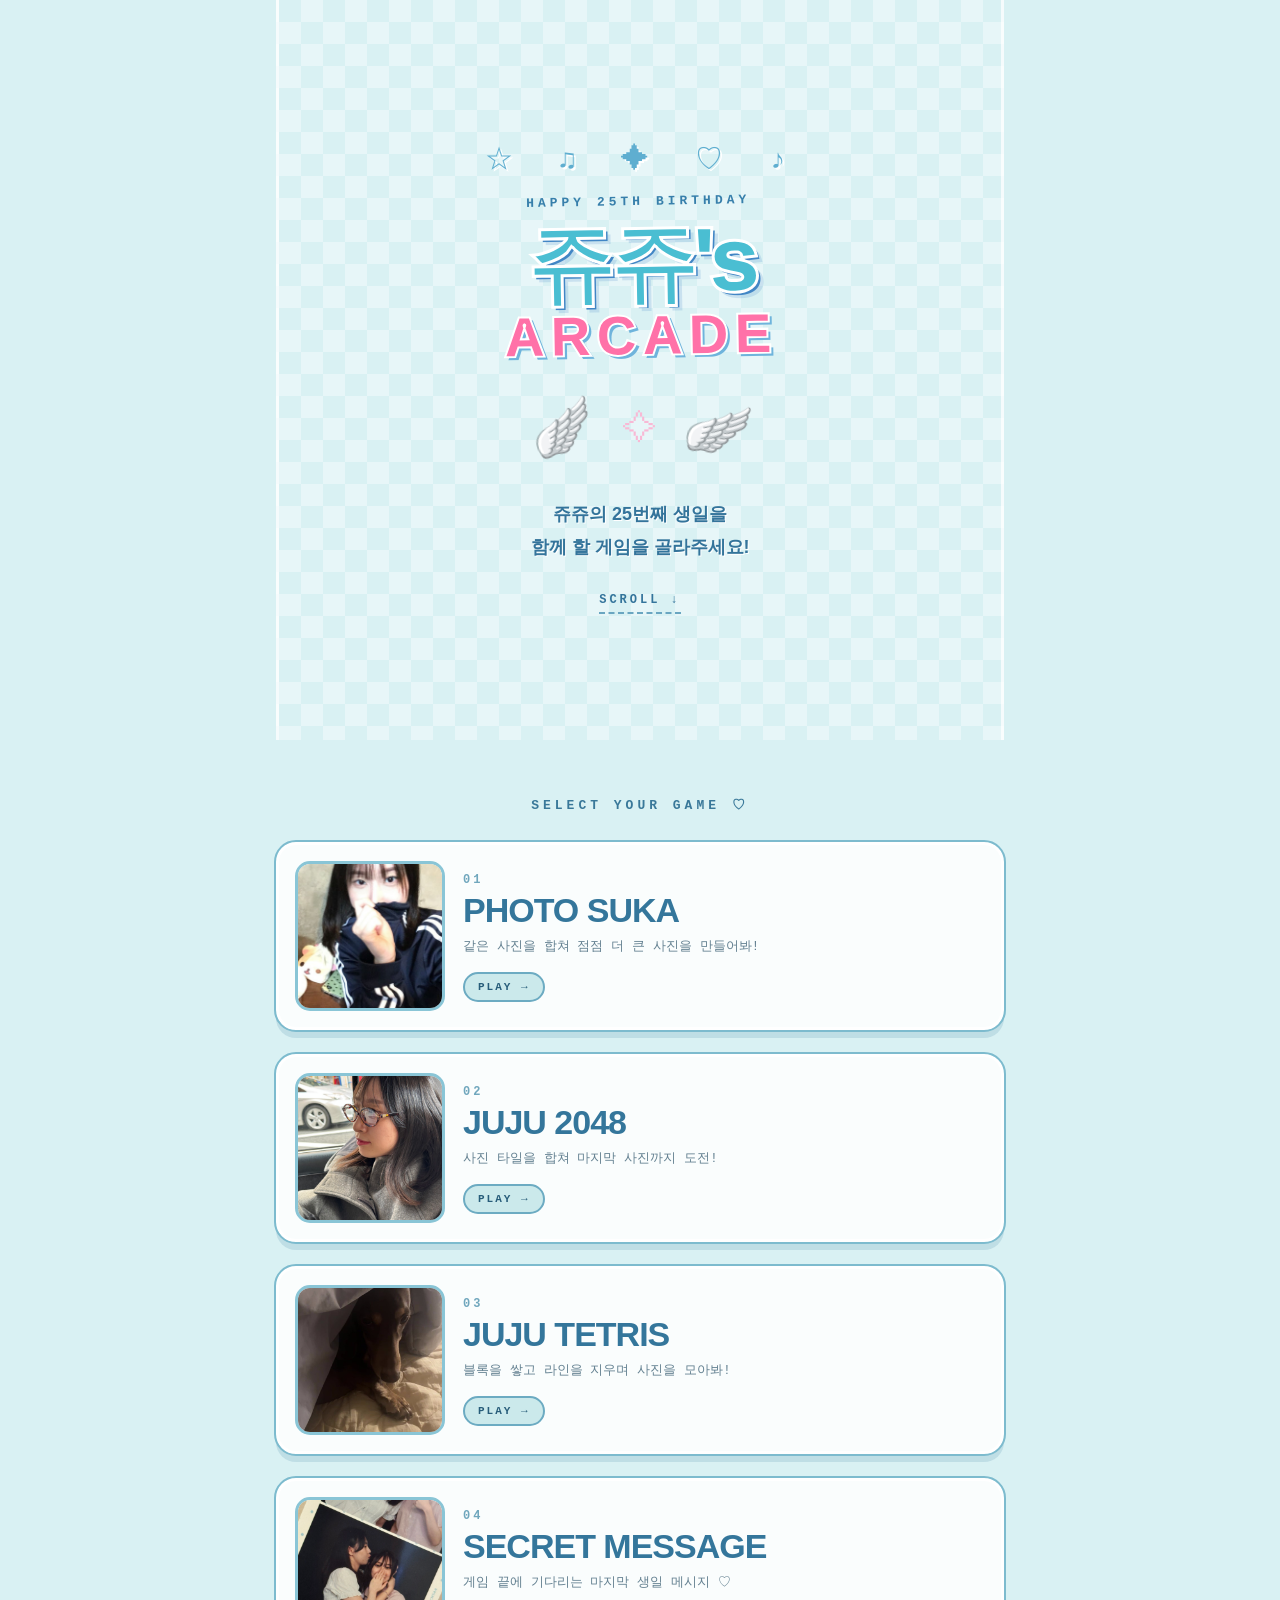
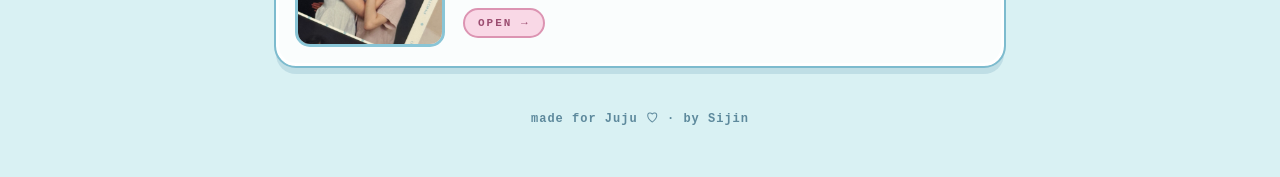
<file: index.html>
<!doctype html>
<html lang="ko">
<head>
<meta charset="utf-8">
<meta name="viewport" content="width=device-width,initial-scale=1">
<meta name="theme-color" content="#cbe9eb">
<title>쥬쥬's Arcade</title>
<meta name="description" content="쥬쥬의 25번째 생일을 함께 할 게임을 골라주세요!">
<meta property="og:type" content="website">
<meta property="og:title" content="쥬쥬's Arcade">
<meta property="og:description" content="쥬쥬의 25번째 생일을 함께 할 게임을 골라주세요!">
<meta property="og:url" content="https://jiwooarcade.vercel.app/">
<meta property="og:image" content="https://jiwooarcade.vercel.app/game-assets/og-preview-20261102.jpg">
<meta property="og:image:type" content="image/jpeg">
<meta property="og:image:width" content="1200">
<meta property="og:image:height" content="630">
<meta property="og:image:alt" content="쥬쥬's Arcade 메인 화면">
<meta name="twitter:card" content="summary_large_image">
<meta name="twitter:title" content="쥬쥬's Arcade">
<meta name="twitter:description" content="쥬쥬의 25번째 생일을 함께 할 게임을 골라주세요!">
<meta name="twitter:image" content="https://jiwooarcade.vercel.app/game-assets/og-preview-20261102.jpg">
<link rel="stylesheet" href="style.css">
</head>
<body class="home-page">
<main class="home-wrap">
  <section class="home-cover" aria-labelledby="homeTitle">
    <div class="sparkles" aria-hidden="true">☆　♫　✦　♡　♪</div>
    <div class="home-logo" id="homeTitle">
      <span class="logo-small">HAPPY 25TH BIRTHDAY</span>
      <span class="logo-main">쥬쥬's</span>
      <span class="logo-arcade">ARCADE</span>
    </div>
    <div class="cranes" aria-hidden="true"><span>🪽</span><span>✧</span><span>🪽</span></div>
    <p class="home-copy">쥬쥬의 25번째 생일을<br>함께 할 게임을 골라주세요!</p>
    <a class="scroll-hint" href="#arcadeMenu">SCROLL ↓</a>
  </section>

  <section id="arcadeMenu" class="arcade-menu" aria-label="게임 선택">
    <p class="menu-kicker">SELECT YOUR GAME ♡</p>

    <a class="arcade-box" href="suika.html">
      <div class="arcade-thumb"><img src="game-assets/home_suika.jpg" alt="수박게임 미리보기"></div>
      <div class="arcade-text"><span class="arcade-no">01</span><h2>PHOTO SUKA</h2><p>같은 사진을 합쳐 점점 더 큰 사진을 만들어봐!</p><span class="enter">PLAY →</span></div>
    </a>

    <a class="arcade-box" href="2048.html">
      <div class="arcade-thumb"><img src="game-assets/final_2048.jpg" alt="2048 미리보기"></div>
      <div class="arcade-text"><span class="arcade-no">02</span><h2>JUJU 2048</h2><p>사진 타일을 합쳐 마지막 사진까지 도전!</p><span class="enter">PLAY →</span></div>
    </a>

    <a class="arcade-box" href="tetris.html">
      <div class="arcade-thumb"><img src="game-assets/tetris_12.jpg" alt="테트리스 미리보기"></div>
      <div class="arcade-text"><span class="arcade-no">03</span><h2>JUJU TETRIS</h2><p>블록을 쌓고 라인을 지우며 사진을 모아봐!</p><span class="enter">PLAY →</span></div>
    </a>

    <a class="arcade-box secret-box" href="secret.html">
      <div class="arcade-thumb"><img src="game-assets/secret_person.jpg" alt="시크릿 메시지 미리보기"></div>
      <div class="arcade-text"><span class="arcade-no">04</span><h2>SECRET MESSAGE</h2><p>게임 끝에 기다리는 마지막 생일 메시지 ♡</p><span class="enter">OPEN →</span></div>
    </a>
  </section>

  <footer class="home-footer">made for Juju ♡ · by Sijin</footer>
</main>
</body>
</html>
</file>
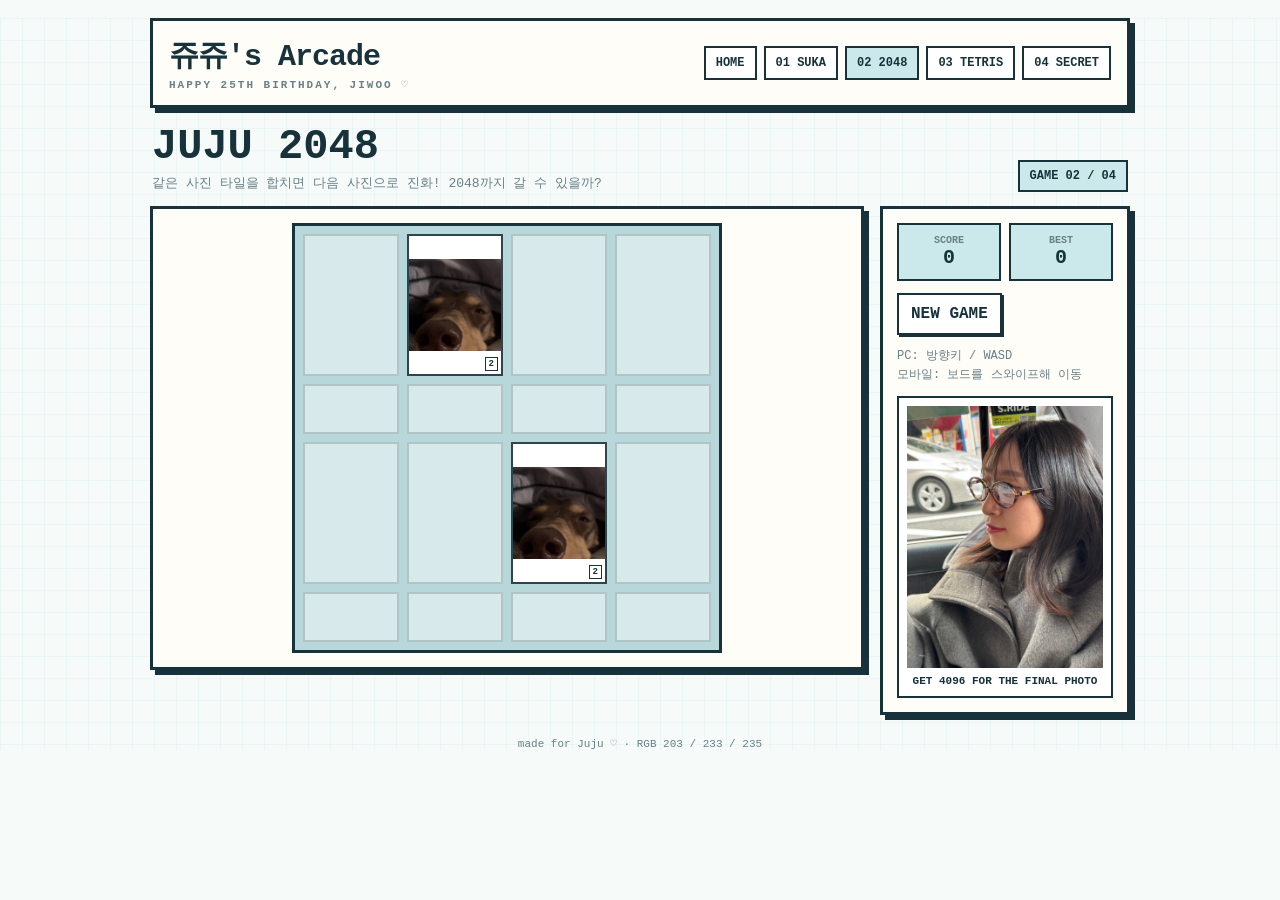
<file: 2048.html>
<!doctype html><html lang="ko"><head><meta charset="utf-8"><meta name="viewport" content="width=device-width,initial-scale=1"><meta name="theme-color" content="#cbe9eb"><title>JUJU 2048 | 쥬쥬's Arcade</title><link rel="stylesheet" href="style.css"></head><body class="page-2048"><main class="site"><header class="topbar"><div class="brand">쥬쥬's Arcade<small>HAPPY 25TH BIRTHDAY, JIWOO ♡</small></div><nav class="nav"><a href="index.html">HOME</a><a href="suika.html">01 SUKA</a><a href="2048.html" class="active">02 2048</a><a href="tetris.html">03 TETRIS</a><a href="secret.html">04 SECRET</a></nav></header><section class="page"><div class="hero"><div><h1>JUJU 2048</h1><p>같은 사진 타일을 합치면 다음 사진으로 진화! 2048까지 갈 수 있을까?</p></div><span class="badge">GAME 02 / 04</span></div><div class="game-layout"><div class="card game-card game-shell"><div id="board2048" class="tile-board" aria-label="사진 2048 게임"></div><div id="mOver" class="overlay"><div class="overlay-box"><h2>NO MORE MOVES!</h2><p id="mFinal"></p><button class="btn" id="mAgain">다시 하기</button></div></div></div><aside class="card side"><div class="scoreline"><div class="scorebox"><span>SCORE</span><strong id="mScore">0</strong></div><div class="scorebox"><span>BEST</span><strong id="mBest">0</strong></div></div><button class="btn" id="mRestart">NEW GAME</button><p class="help">PC: 방향키 / WASD<br>모바일: 보드를 스와이프해 이동</p><div class="photo-card"><img src="game-assets/final_2048.jpg" alt="최고 단계 사진 전체보기"><div class="caption">GET 4096 FOR THE FINAL PHOTO</div></div></aside></div></section><footer class="footer">made for Juju ♡ · RGB 203 / 233 / 235</footer></main><script src="common.js"></script><script src="game2048.js"></script></body></html>
</file>
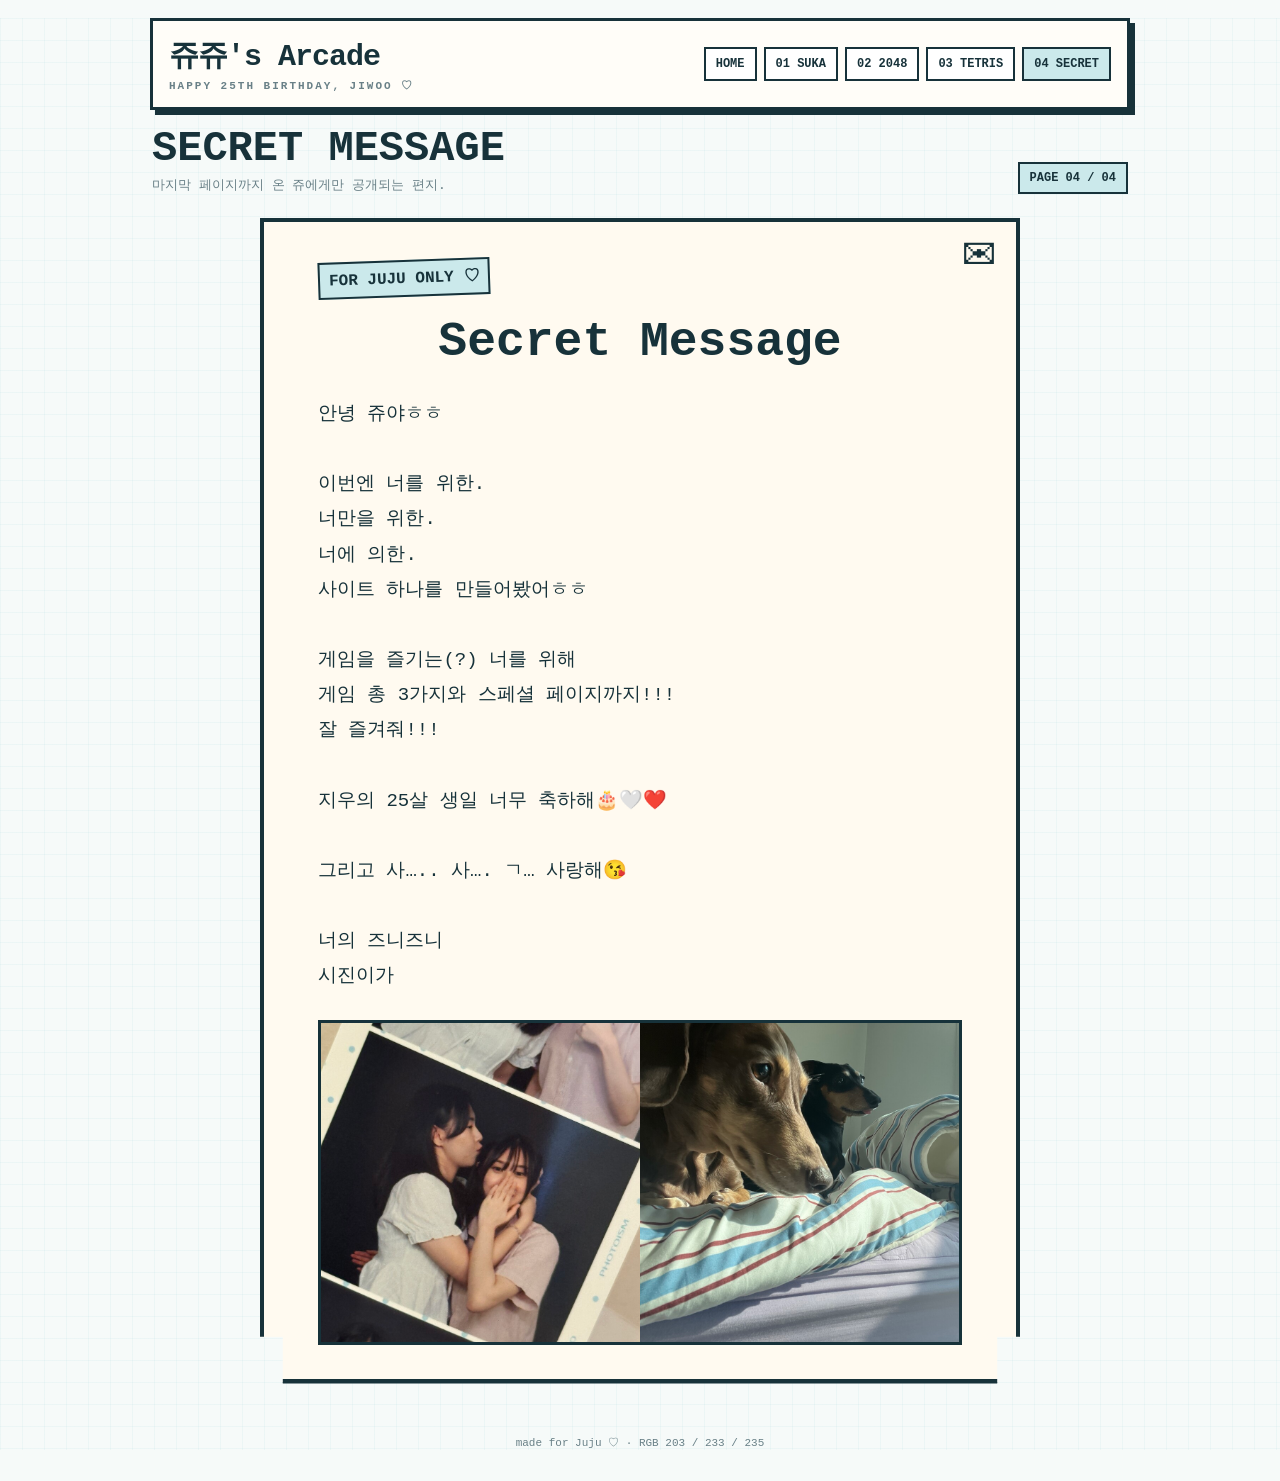
<file: secret.html>
<!doctype html><html lang="ko"><head><meta charset="utf-8"><meta name="viewport" content="width=device-width,initial-scale=1"><meta name="theme-color" content="#cbe9eb"><title>Secret Message | 쥬쥬's Arcade</title><link rel="stylesheet" href="style.css"></head><body><main class="site"><header class="topbar"><div class="brand">쥬쥬's Arcade<small>HAPPY 25TH BIRTHDAY, JIWOO ♡</small></div><nav class="nav"><a href="index.html">HOME</a><a href="suika.html">01 SUKA</a><a href="2048.html">02 2048</a><a href="tetris.html">03 TETRIS</a><a href="secret.html" class="active">04 SECRET</a></nav></header><section class="page"><div class="hero"><div><h1>SECRET MESSAGE</h1><p>마지막 페이지까지 온 쥬에게만 공개되는 편지.</p></div><span class="badge">PAGE 04 / 04</span></div><div class="letter-stage"><article class="envelope"><span class="secret-stamp">FOR JUJU ONLY ♡</span><h1 class="letter-title">Secret Message</h1><div class="letter">안녕 쥬야ㅎㅎ

이번엔 너를 위한.
너만을 위한.
너에 의한.
사이트 하나를 만들어봤어ㅎㅎ

게임을 즐기는(?) 너를 위해
게임 총 3가지와 스페셜 페이지까지!!!
잘 즐겨줘!!!

지우의 25살 생일 너무 축하해🎂🤍❤️

그리고 사….. 사…. ㄱ… 사랑해😘

너의 즈니즈니
시진이가</div><div class="secret-photos"><img class="secret-person" src="game-assets/secret_person.jpg" alt="지우와 함께 찍은 인물 사진"><div class="secret-dog-frame"><img class="secret-dogs" src="game-assets/secret_dogs.jpg" alt="두 강아지가 함께 있는 사진"></div></div></article></div></section><footer class="footer">made for Juju ♡ · RGB 203 / 233 / 235</footer></main><script src="common.js"></script></body></html>
</file>
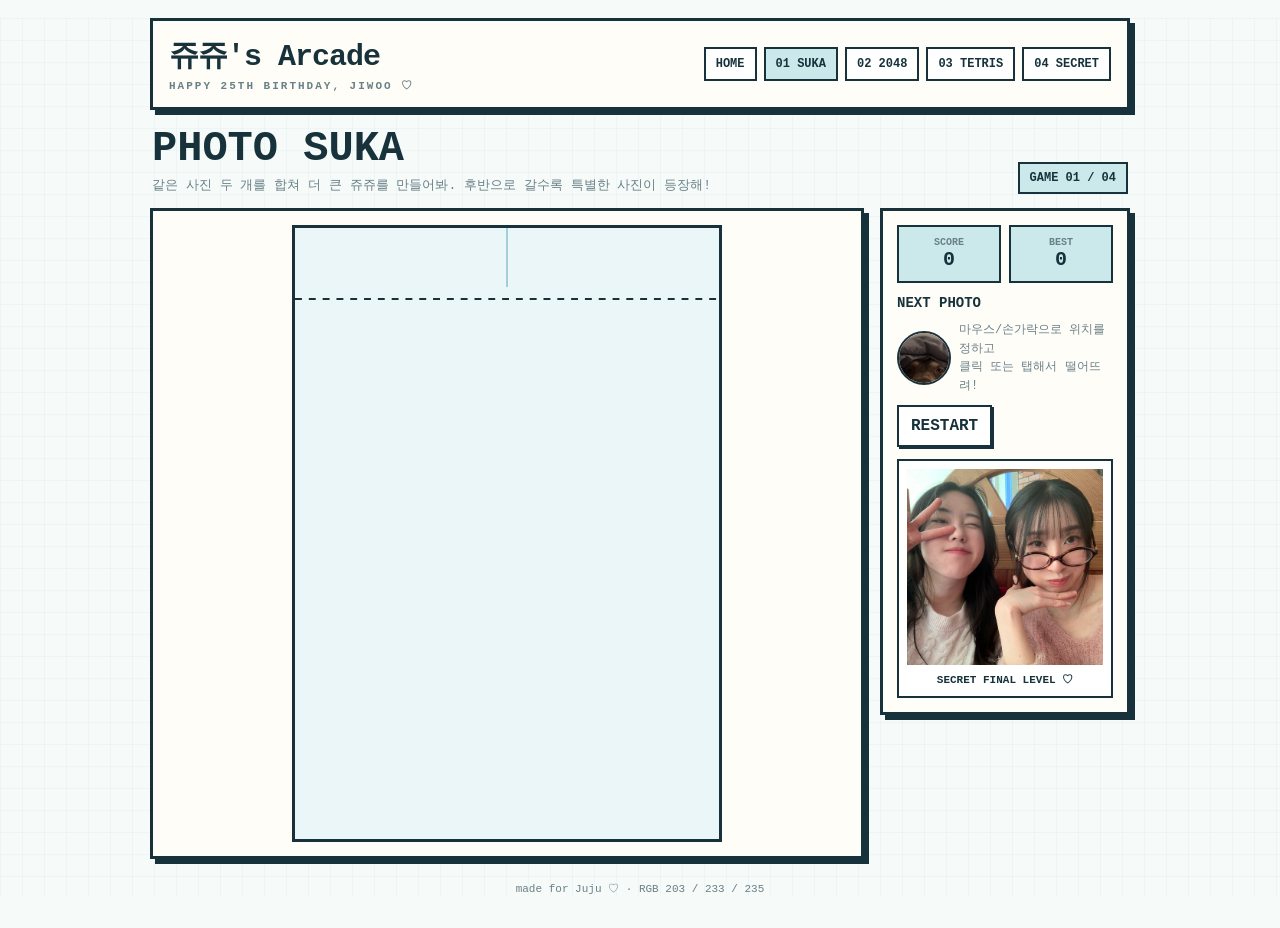
<file: suika.html>
<!doctype html><html lang="ko"><head><meta charset="utf-8"><meta name="viewport" content="width=device-width,initial-scale=1"><meta name="theme-color" content="#cbe9eb"><title>PHOTO SUKA | 쥬쥬's Arcade</title><link rel="stylesheet" href="style.css"></head><body><main class="site"><header class="topbar"><div class="brand">쥬쥬's Arcade<small>HAPPY 25TH BIRTHDAY, JIWOO ♡</small></div><nav class="nav"><a href="index.html">HOME</a><a href="suika.html" class="active">01 SUKA</a><a href="2048.html">02 2048</a><a href="tetris.html">03 TETRIS</a><a href="secret.html">04 SECRET</a></nav></header><section class="page"><div class="hero"><div><h1>PHOTO SUKA</h1><p>같은 사진 두 개를 합쳐 더 큰 쥬쥬를 만들어봐. 후반으로 갈수록 특별한 사진이 등장해!</p></div><span class="badge">GAME 01 / 04</span></div><div class="game-layout"><div class="card game-card game-shell"><canvas id="suika" class="pixel-canvas" width="430" height="620" aria-label="사진 수박게임"></canvas><div id="sOver" class="overlay"><div class="overlay-box"><h2>GAME OVER!</h2><p id="sFinal"></p><button class="btn" id="sAgain">다시 하기</button></div></div></div><aside class="card side"><div class="scoreline"><div class="scorebox"><span>SCORE</span><strong id="sScore">0</strong></div><div class="scorebox"><span>BEST</span><strong id="sBest">0</strong></div></div><h2>NEXT PHOTO</h2><div class="thumbrow"><img id="sNext" class="thumb" alt="다음 사진"><div class="help">마우스/손가락으로 위치를 정하고<br>클릭 또는 탭해서 떨어뜨려!</div></div><button class="btn" id="sRestart">RESTART</button><div class="photo-card"><img src="game-assets/suika_11.jpg" alt="최종 단계 사진"><div class="caption">SECRET FINAL LEVEL ♡</div></div></aside></div></section><footer class="footer">made for Juju ♡ · RGB 203 / 233 / 235</footer></main><script src="common.js"></script><script src="suika.js"></script></body></html>
</file>
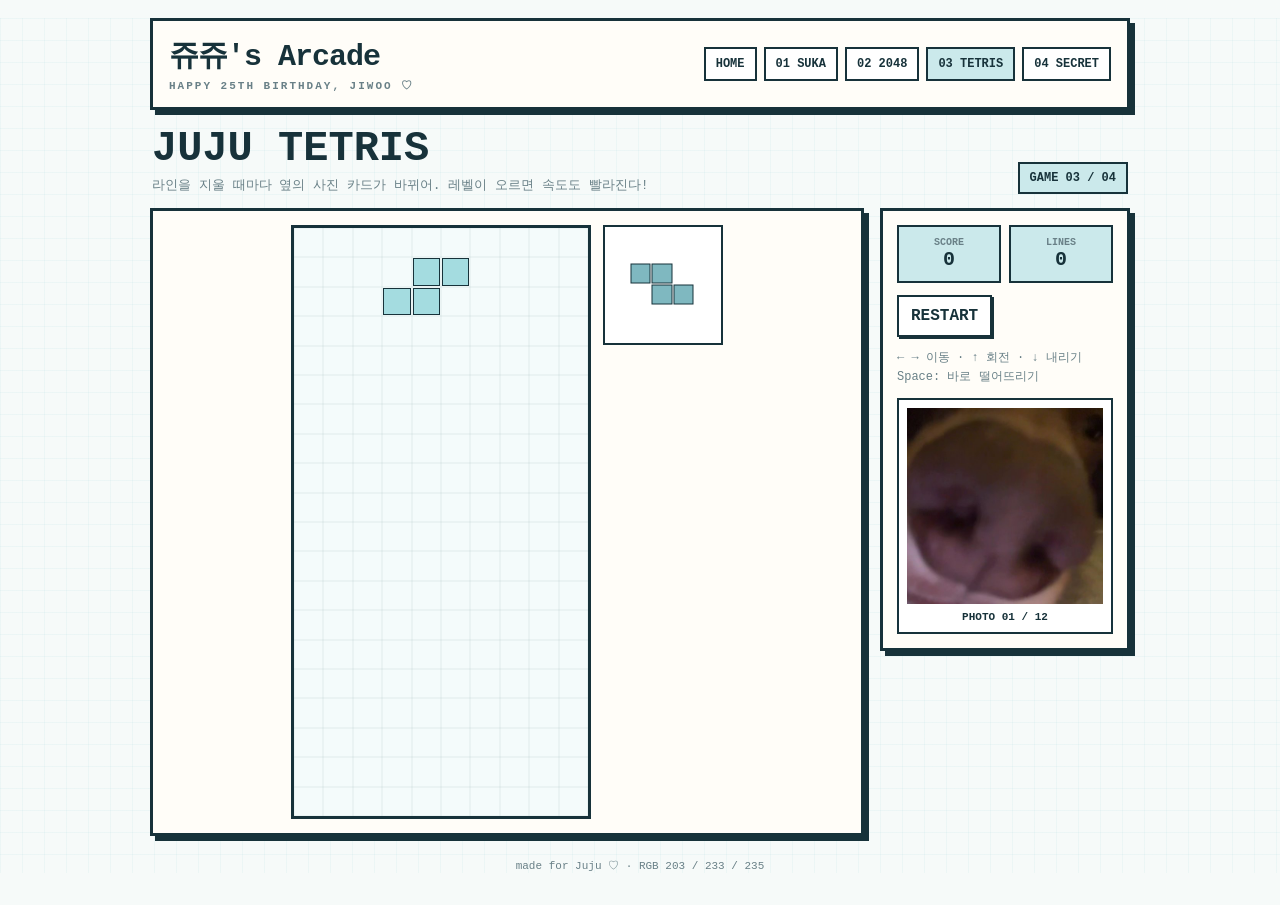
<file: tetris.html>
<!doctype html><html lang="ko"><head><meta charset="utf-8"><meta name="viewport" content="width=device-width,initial-scale=1"><meta name="theme-color" content="#cbe9eb"><title>JUJU TETRIS | 쥬쥬's Arcade</title><link rel="stylesheet" href="style.css"></head><body><main class="site"><header class="topbar"><div class="brand">쥬쥬's Arcade<small>HAPPY 25TH BIRTHDAY, JIWOO ♡</small></div><nav class="nav"><a href="index.html">HOME</a><a href="suika.html">01 SUKA</a><a href="2048.html">02 2048</a><a href="tetris.html" class="active">03 TETRIS</a><a href="secret.html">04 SECRET</a></nav></header><section class="page"><div class="hero"><div><h1>JUJU TETRIS</h1><p>라인을 지울 때마다 옆의 사진 카드가 바뀌어. 레벨이 오르면 속도도 빨라진다!</p></div><span class="badge">GAME 03 / 04</span></div><div class="game-layout"><div class="card game-card game-shell"><div class="tetris-wrap"><canvas id="tetris" class="tetris-canvas" width="300" height="600" aria-label="테트리스"></canvas><div class="tetris-side-panel"><canvas id="next" class="next-canvas" width="120" height="120" aria-label="다음 블록"></canvas><div class="mobile-controls" aria-label="모바일 조작키"><button class="btn" data-t="left" aria-label="왼쪽 이동">←</button><button class="btn" data-t="right" aria-label="오른쪽 이동">→</button><button class="btn" data-t="rot" aria-label="회전">↻</button><button class="btn" data-t="down" aria-label="아래로 내리기">↓</button></div><div class="photo-card mobile-level-photo" id="mobileLevelPhoto"><img id="tPhotoMobile" src="game-assets/tetris_01.jpg" alt="라인 클리어 사진"><div class="caption" id="tCaptionMobile">PHOTO 01 / 12</div></div></div></div><div id="tOver" class="overlay"><div class="overlay-box"><h2>GAME OVER!</h2><p id="tFinal"></p><button class="btn" id="tAgain">다시 하기</button></div></div></div><aside class="card side"><div class="scoreline"><div class="scorebox"><span>SCORE</span><strong id="tScore">0</strong></div><div class="scorebox"><span>LINES</span><strong id="tLines">0</strong></div></div><button class="btn" id="tRestart">RESTART</button><p class="help">← → 이동 · ↑ 회전 · ↓ 내리기<br>Space: 바로 떨어뜨리기</p><div class="photo-card level-photo" id="levelPhoto"><img id="tPhoto" src="game-assets/tetris_01.jpg" alt="라인 클리어 사진"><div class="caption" id="tCaption">PHOTO 01 / 12</div></div></aside></div></section><footer class="footer">made for Juju ♡ · RGB 203 / 233 / 235</footer></main><script src="common.js"></script><script src="tetris.js"></script></body></html>
</file>
<file: style.css>
:root{--accent:rgb(203,233,235);--accent-dark:#78b9c3;--ink:#17323a;--paper:#fffdf8;--panel:#f8fbfb;--line:#17323a;--muted:#698087;--shadow:#17323a;}
*{box-sizing:border-box}html,body{margin:0;min-height:100%;font-family:"Courier New",ui-monospace,monospace;color:var(--ink);background:#f6faf9}body{background-image:linear-gradient(rgba(203,233,235,.23) 1px,transparent 1px),linear-gradient(90deg,rgba(203,233,235,.23) 1px,transparent 1px);background-size:22px 22px}.site{width:min(980px,calc(100% - 24px));margin:18px auto 36px}.topbar{border:3px solid var(--line);background:var(--paper);box-shadow:5px 5px 0 var(--shadow);padding:14px 16px;display:flex;gap:12px;align-items:center;justify-content:space-between;flex-wrap:wrap}.brand{font-weight:900;font-size:clamp(20px,4vw,30px);letter-spacing:-1px}.brand small{display:block;font-size:11px;letter-spacing:2px;color:var(--muted);margin-top:2px}.nav{display:flex;gap:7px;flex-wrap:wrap}.nav a{color:var(--ink);text-decoration:none;border:2px solid var(--line);padding:8px 10px;background:#fff;font-weight:700;font-size:12px}.nav a.active,.nav a:hover{background:var(--accent)}.page{margin-top:18px}.hero{display:flex;justify-content:space-between;align-items:end;gap:18px;margin:0 2px 14px;flex-wrap:wrap}.hero h1{margin:0;font-size:clamp(24px,6vw,42px);line-height:1}.hero p{margin:6px 0 0;color:var(--muted);font-size:13px;max-width:620px}.badge{border:2px solid var(--line);background:var(--accent);padding:7px 10px;font-weight:800;font-size:12px}.game-layout{display:grid;grid-template-columns:minmax(0,1fr) 250px;gap:16px;align-items:start}.card{border:3px solid var(--line);background:var(--paper);box-shadow:5px 5px 0 var(--shadow);padding:14px}.game-card{display:flex;justify-content:center;overflow:hidden}.side h2{font-size:14px;margin:2px 0 10px}.scoreline{display:grid;grid-template-columns:1fr 1fr;gap:8px;margin-bottom:12px}.scorebox{border:2px solid var(--line);background:var(--accent);padding:10px;text-align:center}.scorebox span{display:block;font-size:10px;color:var(--muted);font-weight:700}.scorebox strong{font-size:20px}.btn{font:inherit;font-weight:800;border:2px solid var(--line);background:#fff;color:var(--ink);padding:10px 12px;cursor:pointer;box-shadow:2px 2px 0 var(--shadow)}.btn:hover,.btn:focus{background:var(--accent)}.btn:active{transform:translate(2px,2px);box-shadow:none}.help{font-size:12px;line-height:1.55;color:var(--muted)}.thumbrow{display:flex;gap:8px;align-items:center;margin:10px 0}.thumb{width:54px;height:54px;object-fit:cover;border:2px solid var(--line);border-radius:50%;background:#fff}.pixel-canvas{display:block;width:min(100%,430px);height:auto;background:#eaf6f7;border:3px solid var(--line);touch-action:none}.photo-card{margin-top:12px;border:2px solid var(--line);padding:8px;background:#fff}.photo-card img{display:block;width:100%;aspect-ratio:1/1;object-fit:cover}.photo-card .caption{text-align:center;font-weight:800;font-size:11px;padding:7px 0 1px}.footer{text-align:center;color:var(--muted);font-size:11px;margin-top:22px}.mobile-controls{display:none;grid-template-columns:repeat(3,1fr);gap:7px;margin-top:12px}.mobile-controls .wide{grid-column:span 3}.tile-board{width:min(92vw,430px);aspect-ratio:1;border:3px solid var(--line);background:#b8d7da;padding:8px;display:grid;grid-template-columns:repeat(4,1fr);gap:8px;touch-action:none}.tile{border:2px solid rgba(23,50,58,.9);background:#fff;position:relative;overflow:hidden;display:flex;align-items:center;justify-content:center}.tile.empty{background:rgba(255,255,255,.45);border-color:rgba(23,50,58,.2)}.tile img{width:100%;height:100%;object-fit:cover}.tile .num{position:absolute;right:3px;bottom:3px;background:rgba(255,255,255,.88);border:1px solid var(--line);font-size:9px;font-weight:900;padding:1px 3px}.tetris-wrap{display:flex;justify-content:center;align-items:flex-start;gap:12px;width:100%}.tetris-side-panel{display:flex;flex-direction:column;align-items:stretch;gap:10px;flex:0 0 auto}.tetris-canvas{width:min(72vw,300px);height:auto;border:3px solid var(--line);background:#f4fbfb;image-rendering:pixelated}.next-canvas{width:120px;height:120px;border:2px solid var(--line);background:#fff;image-rendering:pixelated}.letter-stage{display:flex;justify-content:center;padding:10px 0 30px}.envelope{width:min(760px,100%);position:relative;border:4px solid var(--line);background:#fffaf0;box-shadow:8px 8px 0 var(--shadow);padding:38px clamp(18px,6vw,54px) 34px;clip-path:polygon(0 0,100% 0,100% 96%,97% 96%,97% 100%,3% 100%,3% 96%,0 96%)}.envelope:before{content:"✉";position:absolute;right:20px;top:12px;font-size:34px}.letter-title{text-align:center;font-size:clamp(28px,7vw,48px);margin:0 0 28px}.letter{white-space:pre-line;font-family:"Courier New",monospace;font-size:clamp(14px,3.4vw,19px);line-height:1.85}.strip{width:100%;margin-top:26px;border:3px solid var(--line);display:block}.secret-stamp{display:inline-block;background:var(--accent);border:2px solid var(--line);padding:6px 9px;font-weight:900;transform:rotate(-2deg);margin-bottom:18px}.overlay{position:absolute;inset:0;background:rgba(246,250,249,.92);display:none;place-items:center;text-align:center;padding:24px;z-index:10}.overlay.show{display:grid}.overlay-box{border:3px solid var(--line);background:#fff;box-shadow:5px 5px 0 var(--shadow);padding:20px;max-width:300px}.game-shell{position:relative}.level-photo{transition:transform .15s}.level-photo.pop{transform:scale(1.04) rotate(1deg)}
.mobile-level-photo{display:none}
@media(max-width:760px){.game-layout{grid-template-columns:1fr}.side{order:-1}.side .photo-card{display:none}.mobile-level-photo{display:block;margin-top:4px}.mobile-level-photo img{width:100%;aspect-ratio:1/1;object-fit:cover}.mobile-level-photo .caption{font-size:9px;padding:5px 0 0}.topbar{padding:11px}.nav a{padding:7px 8px;font-size:10px}.card{padding:10px}.tetris-wrap{display:grid;grid-template-columns:minmax(0,1fr) 92px;gap:8px;align-items:start;width:100%}.tetris-canvas{width:100%;max-width:300px;justify-self:center}.tetris-side-panel{width:92px;gap:8px}.next-canvas{width:92px;height:92px}.mobile-controls{display:grid;grid-template-columns:1fr 1fr;gap:6px;margin-top:0}.mobile-controls .btn{min-width:0;width:100%;height:44px;padding:6px 2px;font-size:18px;box-shadow:1px 1px 0 var(--shadow)}.mobile-controls .wide{grid-column:auto}.envelope{box-shadow:5px 5px 0 var(--shadow)}}

/* 2048: show the full photo without cropping */
.page-2048 .tile img{object-fit:contain;background:#fff}
.page-2048 .photo-card img{object-fit:contain;background:#fff}

/* targeted photo framing refinements */
.page-2048 .photo-card img{width:100%;height:auto;aspect-ratio:auto;object-fit:contain;background:#fff;}
.secret-photos{display:grid;grid-template-columns:1fr 1fr;margin-top:26px;border:3px solid var(--line);background:#fff;overflow:hidden;}
.secret-photos>img,.secret-dog-frame{width:100%;aspect-ratio:1/1;display:block;}
.secret-person{object-fit:cover;}
.secret-dog-frame{overflow:hidden;background:#fff;position:relative;}
.secret-dogs{width:100%;height:100%;object-fit:cover;object-position:center center;display:block;}
@media(max-width:560px){.secret-photos{grid-template-columns:1fr}}

/* Home / arcade hub */
.home-page{background:#d9f1f3;color:#23506b;}
.home-wrap{width:min(760px,100%);margin:0 auto;padding:0 16px 48px;overflow:hidden;}
.home-cover{min-height:740px;padding:54px 16px 40px;display:flex;flex-direction:column;align-items:center;justify-content:center;text-align:center;position:relative;background:
linear-gradient(45deg,rgba(255,255,255,.38) 25%,transparent 25%,transparent 75%,rgba(255,255,255,.38) 75%),
linear-gradient(45deg,rgba(255,255,255,.38) 25%,transparent 25%,transparent 75%,rgba(255,255,255,.38) 75%);
background-size:44px 44px;background-position:0 0,22px 22px;border-left:3px solid rgba(255,255,255,.75);border-right:3px solid rgba(255,255,255,.75);}
.sparkles{font-size:28px;letter-spacing:9px;color:#5faed0;margin-bottom:18px;text-shadow:2px 2px 0 #fff;}
.home-logo{display:flex;flex-direction:column;align-items:center;line-height:.9;transform:rotate(-1deg);}
.logo-small{font-size:13px;letter-spacing:4px;font-weight:900;color:#377fab;margin-bottom:15px;}
.logo-main{font-family:"Arial Rounded MT Bold","Trebuchet MS",sans-serif;font-size:clamp(52px,12vw,88px);font-weight:1000;letter-spacing:-5px;color:#4abed2;-webkit-text-stroke:3px #fff;text-shadow:3px 3px 0 #4286c5,6px 6px 0 rgba(66,134,197,.18);}
.logo-arcade{font-family:"Arial Rounded MT Bold","Trebuchet MS",sans-serif;font-size:clamp(30px,7vw,54px);font-weight:1000;letter-spacing:7px;color:#ff71a8;-webkit-text-stroke:2px #fff;text-shadow:3px 3px 0 #6fb4dc;margin-top:10px;}

.home-photo{width:min(520px,92%);margin:28px auto 0;padding:8px;background:#fff;border:2px solid #b8dde2;border-radius:24px;box-shadow:0 8px 0 rgba(91,157,177,.14)}
.home-photo img{display:block;width:100%;height:auto;max-height:360px;object-fit:contain;border-radius:16px}
.cranes{display:flex;align-items:center;gap:28px;font-size:52px;margin:38px 0 26px;color:#7ba7df}.cranes span:nth-child(2){font-size:34px;color:#f8b9d5}.cranes span:first-child{transform:rotate(-12deg)}.cranes span:last-child{transform:rotate(12deg)}
.home-copy{font-family:"Arial Rounded MT Bold","Trebuchet MS",sans-serif;font-size:18px;line-height:1.8;font-weight:900;color:#34749b;margin:10px 0 30px;text-shadow:1px 1px 0 #fff;}
.scroll-hint{font-weight:900;font-size:12px;letter-spacing:3px;color:#34749b;text-decoration:none;border-bottom:2px dashed #6aa6c1;padding-bottom:5px;}
.arcade-menu{padding:56px 0 14px;display:flex;flex-direction:column;gap:24px;}
.menu-kicker{text-align:center;font-size:13px;letter-spacing:4px;font-weight:900;color:#397899;margin:0 0 4px;}
.arcade-box{display:grid;grid-template-columns:150px 1fr;gap:18px;align-items:center;text-decoration:none;color:#244d63;background:rgba(255,255,255,.86);border:3px solid #fff;outline:2px solid #7dbbce;border-radius:20px;padding:16px;box-shadow:0 8px 0 rgba(72,135,164,.18);transition:transform .15s ease,box-shadow .15s ease;}
.arcade-box:hover,.arcade-box:focus{transform:translateY(-3px);box-shadow:0 11px 0 rgba(72,135,164,.22);}
.arcade-thumb{width:150px;aspect-ratio:1;border-radius:15px;overflow:hidden;border:3px solid #89c5d6;background:#fff;}
.arcade-thumb img{width:100%;height:100%;object-fit:cover;display:block;}
.arcade-text{min-width:0}.arcade-no{font-size:12px;font-weight:900;letter-spacing:3px;color:#70a7bd}.arcade-text h2{margin:3px 0 7px;font-family:"Arial Rounded MT Bold","Trebuchet MS",sans-serif;font-size:clamp(23px,5vw,34px);letter-spacing:-1px;color:#34769b}.arcade-text p{margin:0 0 14px;font-size:13px;line-height:1.55;color:#648191}.enter{display:inline-block;background:#cbe9eb;border:2px solid #6cabc2;border-radius:999px;padding:7px 13px;font-size:11px;font-weight:900;letter-spacing:2px;color:#285d7a}.secret-box .enter{background:#f9d8e6;border-color:#dc94b2;color:#9b4d70}.home-footer{text-align:center;padding:30px 0 6px;color:#5d899c;font-size:12px;font-weight:800;letter-spacing:1px;}
@media(max-width:600px){.home-wrap{padding-left:10px;padding-right:10px}.home-cover{min-height:660px}.sparkles{font-size:22px;letter-spacing:5px}.cranes{font-size:44px;gap:20px}.arcade-box{grid-template-columns:108px 1fr;gap:13px;padding:12px;border-radius:16px}.arcade-thumb{width:108px}.arcade-text h2{font-size:22px}.arcade-text p{font-size:12px}.logo-main{-webkit-text-stroke:2px #fff}.logo-arcade{-webkit-text-stroke:1.5px #fff}}
@media(max-width:390px){.arcade-box{grid-template-columns:1fr}.arcade-thumb{width:100%;aspect-ratio:16/9}.arcade-text{text-align:center}}
</file>
